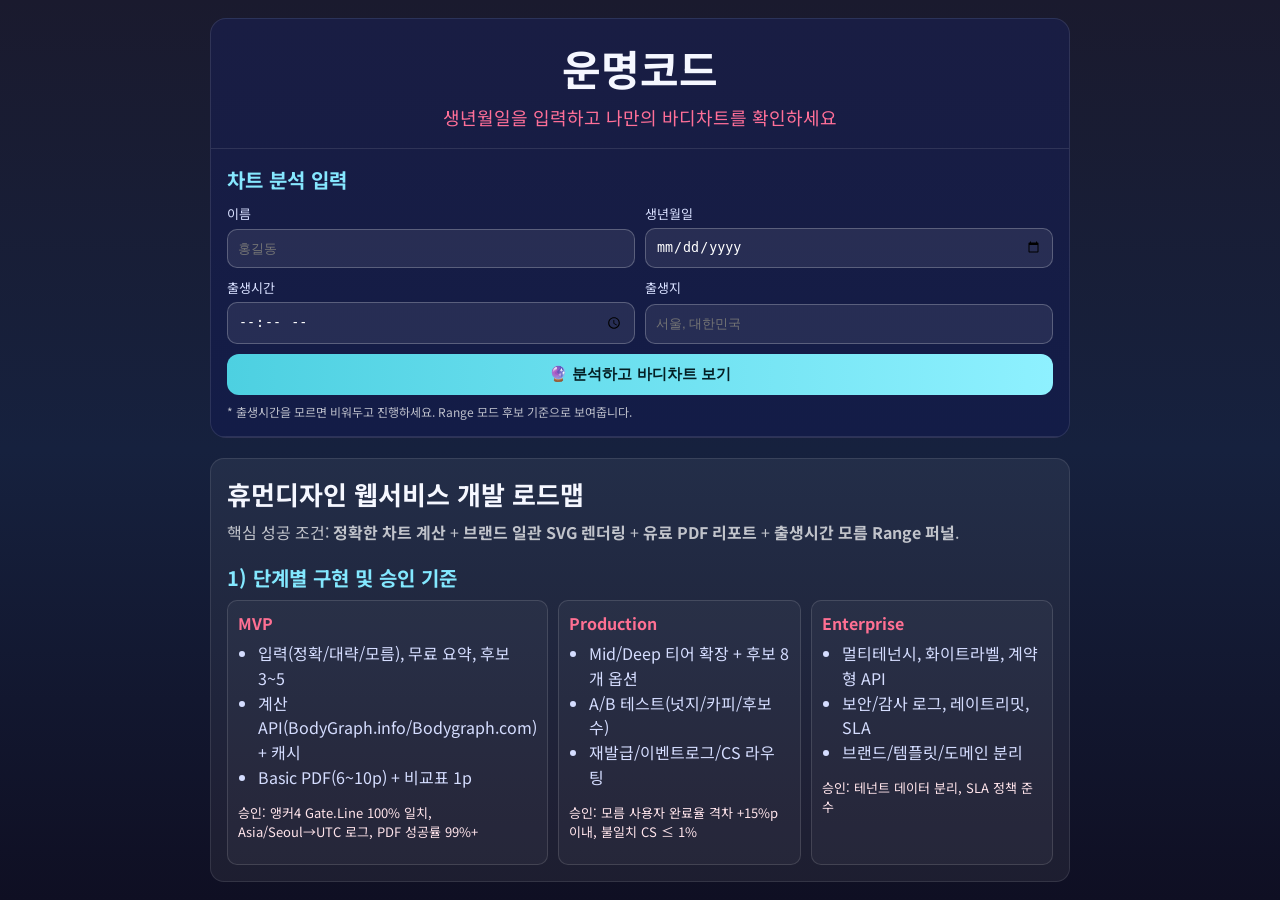
<file: index.html>
<!doctype html>
<html lang="ko">
  <head>
    <meta charset="UTF-8" />
    <meta name="viewport" content="width=device-width, initial-scale=1.0" />
    <title>운명코드 | Human Design</title>
    <link rel="preconnect" href="https://fonts.googleapis.com" />
    <link rel="preconnect" href="https://fonts.gstatic.com" crossorigin />
    <link href="https://fonts.googleapis.com/css2?family=Noto+Sans+KR:wght@400;500;600;700&display=swap" rel="stylesheet" />
    <link rel="stylesheet" href="styles.css" />
  </head>
  <body>
    <main class="page">
      <section class="app-shell" id="appShell">
        <header class="app-header">
          <h1>운명코드</h1>
          <p id="headlineMeta">생년월일을 입력하고 나만의 바디차트를 확인하세요</p>
        </header>

        <section class="input-panel">
          <h2>차트 분석 입력</h2>
          <form id="analysisForm" class="analysis-form">
            <label>이름<input id="inputName" name="name" type="text" placeholder="홍길동" required /></label>
            <label>생년월일<input id="inputBirthDate" name="birthDate" type="date" required /></label>
            <label>출생시간<input id="inputBirthTime" name="birthTime" type="time" /></label>
            <label>출생지<input id="inputBirthPlace" name="birthPlace" type="text" placeholder="서울, 대한민국" required /></label>
            <button type="submit" class="analyze-btn">🔮 분석하고 바디차트 보기</button>
          </form>
          <p class="hint">* 출생시간을 모르면 비워두고 진행하세요. Range 모드 후보 기준으로 보여줍니다.</p>
        </section>

        <section id="analysisSummary" class="analysis-summary hidden" aria-live="polite"></section>

        <section id="chartModule" class="chart-module hidden">
          <div class="skin-toggle">
            <button class="skin-btn active" data-skin="free">🆓 무료</button>
            <button class="skin-btn" data-skin="paid">💎 유료</button>
          </div>

          <section class="chart-wrap">
            <svg id="bodygraph" viewBox="0 0 300 490" aria-label="휴먼디자인 바디그래프"></svg>
            <div class="legend">
              <span class="design">● 무의식</span>
              <span class="personality">● 의식</span>
              <span class="both">● 둘 다</span>
            </div>
          </section>

          <section class="detail" id="detailPanel">게이트 또는 센터를 누르면 상세 설명이 표시됩니다.</section>
          <section id="tabContent" class="tab-content"></section>

          <nav class="bottom-tabs">
            <button class="tab-btn active" data-tab="chart">📊 차트</button>
            <button class="tab-btn" data-tab="info">📋 정보</button>
            <button class="tab-btn" data-tab="gates">🔢 게이트</button>
            <button class="tab-btn" data-tab="centers">🔷 센터</button>
          </nav>
        </section>
      </section>

      <section class="plan-box">
        <h2>휴먼디자인 웹서비스 개발 로드맵</h2>
        <p class="lead">핵심 성공 조건: <strong>정확한 차트 계산</strong> + <strong>브랜드 일관 SVG 렌더링</strong> + <strong>유료 PDF 리포트</strong> + <strong>출생시간 모름 Range 퍼널</strong>.</p>

        <h3>1) 단계별 구현 및 승인 기준</h3>
        <div class="grid3">
          <article>
            <h4>MVP</h4>
            <ul>
              <li>입력(정확/대략/모름), 무료 요약, 후보 3~5</li>
              <li>계산 API(BodyGraph.info/Bodygraph.com) + 캐시</li>
              <li>Basic PDF(6~10p) + 비교표 1p</li>
            </ul>
            <p class="criteria">승인: 앵커4 Gate.Line 100% 일치, Asia/Seoul→UTC 로그, PDF 성공률 99%+</p>
          </article>
          <article>
            <h4>Production</h4>
            <ul>
              <li>Mid/Deep 티어 확장 + 후보 8개 옵션</li>
              <li>A/B 테스트(넛지/카피/후보수)</li>
              <li>재발급/이벤트로그/CS 라우팅</li>
            </ul>
            <p class="criteria">승인: 모름 사용자 완료율 격차 +15%p 이내, 불일치 CS ≤ 1%</p>
          </article>
          <article>
            <h4>Enterprise</h4>
            <ul>
              <li>멀티테넌시, 화이트라벨, 계약형 API</li>
              <li>보안/감사 로그, 레이트리밋, SLA</li>
              <li>브랜드/템플릿/도메인 분리</li>
            </ul>
            <p class="criteria">승인: 테넌트 데이터 분리, SLA 정책 준수</p>
          </article>
        </div>
      </section>
    </main>

    <script src="script.js"></script>
  </body>
</html>
</file>
<file: styles.css>
:root {
  --text: #f5f7ff;
  --muted: rgba(255, 255, 255, 0.72);
}
* { box-sizing: border-box; }
body {
  margin: 0;
  font-family: 'Noto Sans KR', sans-serif;
  background: linear-gradient(180deg, #1a1a2e 0%, #16213e 50%, #0f0f23 100%);
  color: var(--text);
}
.page { min-height: 100vh; display: grid; gap: 20px; place-items: center; padding: 18px; }
.app-shell {
  width: min(860px, 100%);
  background: linear-gradient(180deg, #191d43 0%, #131c47 100%);
  border: 1px solid rgba(255, 255, 255, 0.1);
  border-radius: 16px;
  overflow: hidden;
}
.app-header { text-align: center; padding: 18px; border-bottom: 1px solid rgba(255, 255, 255, 0.1); }
.app-header h1 { margin: 0; font-size: 42px; font-weight: 700; }
.app-header p { margin: 6px 0 0; font-size: 18px; color: #ff6f98; }

.input-panel { padding: 16px; border-bottom: 1px solid rgba(255,255,255,.1); }
.input-panel h2 { margin: 0 0 10px; font-size: 20px; color: #86e8ff; }
.analysis-form { display: grid; grid-template-columns: 1fr 1fr; gap: 10px; }
.analysis-form label { display: grid; gap: 5px; font-size: 13px; color: #d8e0ff; }
.analysis-form input {
  border-radius: 10px; border: 1px solid rgba(255,255,255,.24);
  background: rgba(255,255,255,.08); color: #fff; padding: 10px;
}
.analyze-btn {
  grid-column: 1 / -1;
  border: none; border-radius: 12px; padding: 11px;
  font-weight: 700; font-size: 15px; color: #041f24;
  background: linear-gradient(90deg, #4dd0e1, #8ef1ff);
}
.hint { margin: 8px 0 0; color: var(--muted); font-size: 12px; }

.analysis-summary {
  margin: 12px 16px 0;
  border: 1px solid rgba(255,255,255,.2);
  background: rgba(77, 208, 225, 0.12);
  border-radius: 12px;
  padding: 10px;
  font-size: 14px;
}
.hidden { display: none !important; }

.chart-module {
  margin-top: 12px;
  position: relative;
  padding-bottom: 66px;
}
.skin-toggle { display: flex; justify-content: center; gap: 14px; padding: 8px 18px 12px; }
.skin-btn { padding: 10px 20px; border-radius: 12px; border: 2px solid transparent; background: rgba(255,255,255,.08); color: #667; font-size: 18px; font-weight: 700; }
.skin-btn.active { border-color: #ff4d77; color: #ff4d77; background: rgba(233, 69, 96, 0.15); }

.chart-wrap { display: grid; place-items: center; }
#bodygraph { width: min(760px, 95%); height: auto; }
.legend { display: flex; gap: 18px; padding: 10px 0 12px; font-size: 24px; }
.legend .design { color: #ff4d77; }
.legend .personality { color: #6f7488; }
.legend .both { color: #ffb000; }

.detail { margin: 0 14px; background: rgba(255,255,255,.06); border: 1px solid rgba(255,255,255,.15); border-radius: 12px; padding: 12px; font-size: 16px; }
.tab-content { padding: 12px 14px 0; display: grid; gap: 10px; }
.info-card { background: rgba(255,255,255,.06); border: 1px solid rgba(255,255,255,.12); border-radius: 10px; padding: 12px; }
.info-card h4 { margin: 0 0 6px; color: #7ee6ff; font-size: 17px; }
.info-card p { margin: 0; color: #d4d9f0; line-height: 1.45; font-size: 14px; }

.bottom-tabs {
  position: absolute; bottom: 0; left: 0; right: 0;
  display: grid; grid-template-columns: repeat(4, 1fr); gap: 8px;
  background: rgba(14, 19, 49, 0.95); border-top: 1px solid rgba(255,255,255,.2); padding: 8px;
}
.tab-btn { border: none; border-radius: 10px; background: transparent; color: #8792b8; padding: 8px; font-size: 14px; }
.tab-btn.active { color: #ff4d77; background: rgba(255,77,119,.1); }

.plan-box { width: min(860px, 100%); background: rgba(255,255,255,.06); border: 1px solid rgba(255,255,255,.1); border-radius: 14px; padding: 16px; }
.plan-box h2 { margin: 0 0 8px; font-size: 26px; }
.plan-box h3 { margin: 18px 0 8px; font-size: 20px; color: #83e8ff; }
.plan-box h4 { margin: 0 0 6px; color: #ff7093; }
.plan-box .lead { margin: 0; color: var(--muted); line-height: 1.55; }
.grid3 { display: grid; gap: 10px; grid-template-columns: repeat(3, 1fr); }
.grid3 article { border: 1px solid rgba(255,255,255,.13); border-radius: 10px; padding: 10px; background: rgba(255,255,255,.04); }
.criteria { font-size: 13px; color: #ffe4eb; }
.plan-box ul { margin: 0; color: #d5ddff; padding-left: 20px; line-height: 1.55; }
svg .gate, svg .center-shape { cursor: pointer; }

@media (max-width: 900px) {
  .app-header h1 { font-size: 24px; }
  .app-header p { font-size: 14px; }
  .analysis-form { grid-template-columns: 1fr; }
  .grid3 { grid-template-columns: 1fr; }
  .legend { font-size: 18px; }
}
</file>
